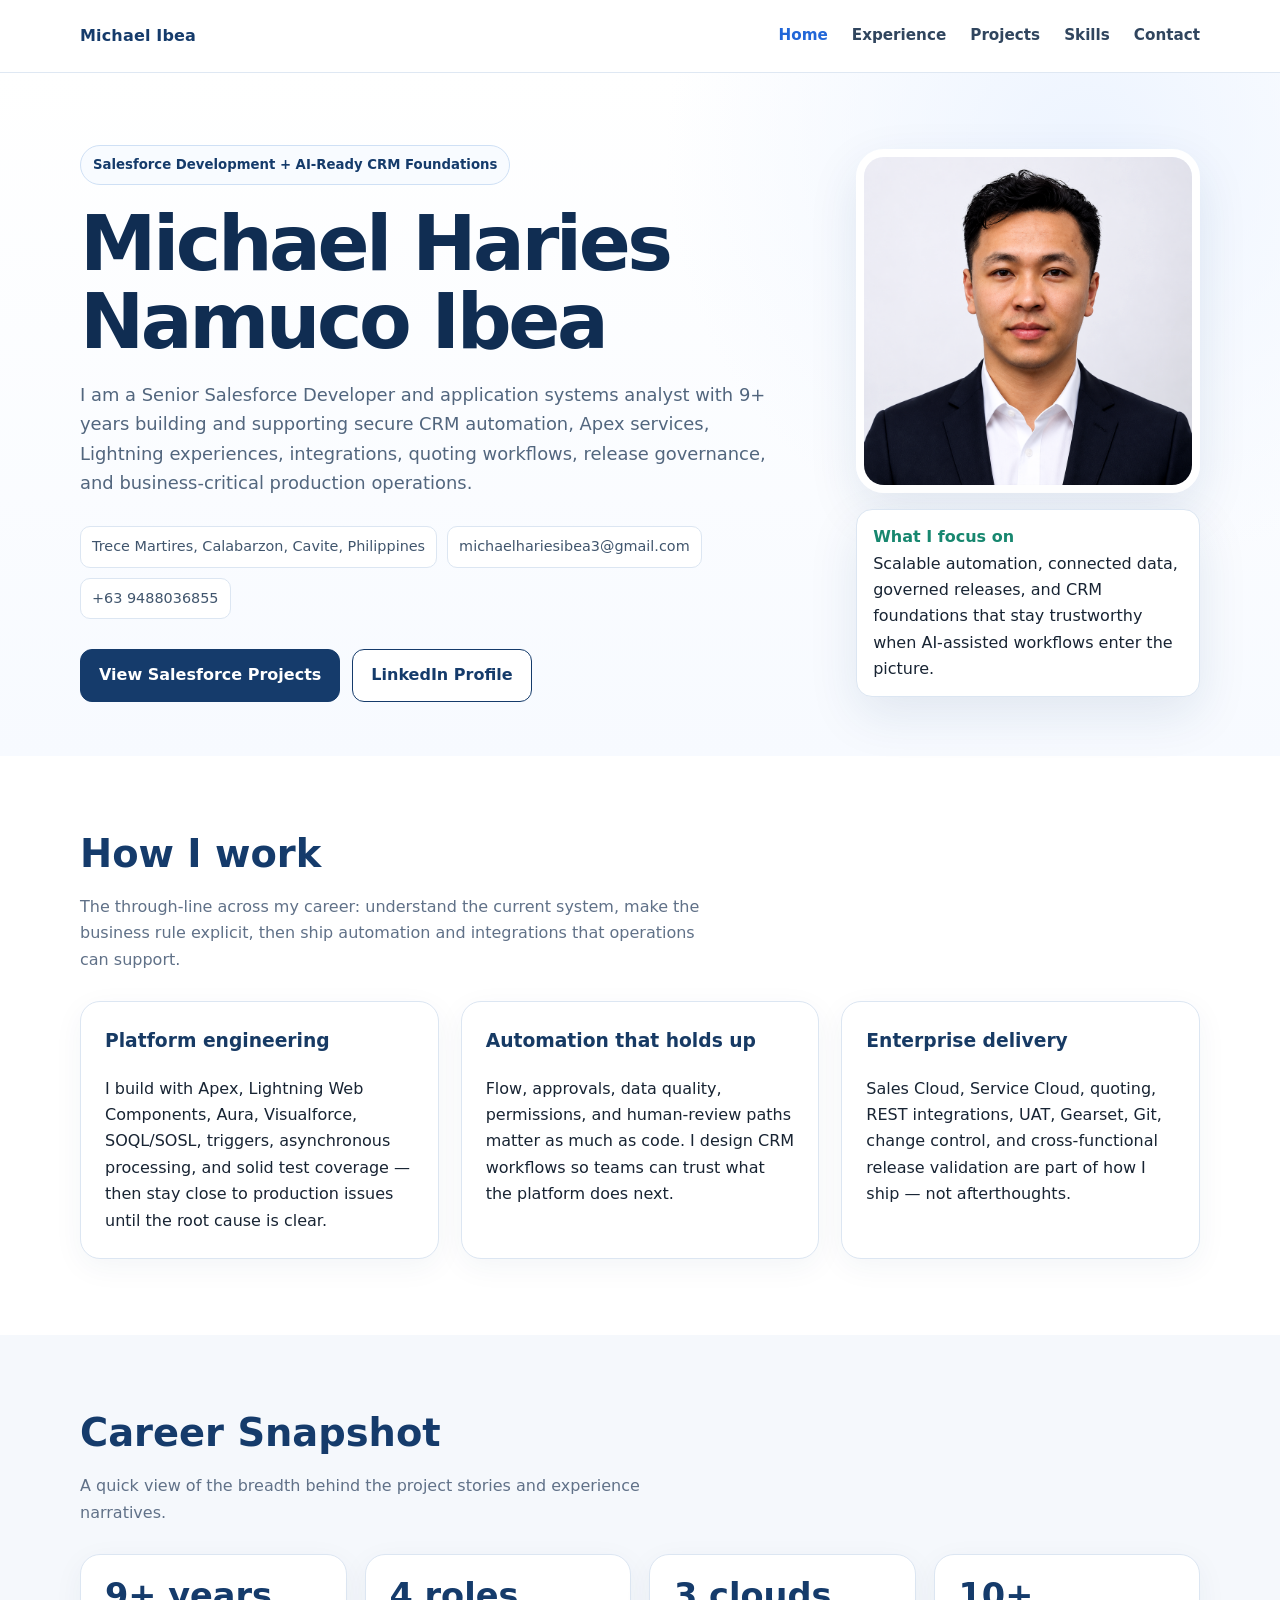
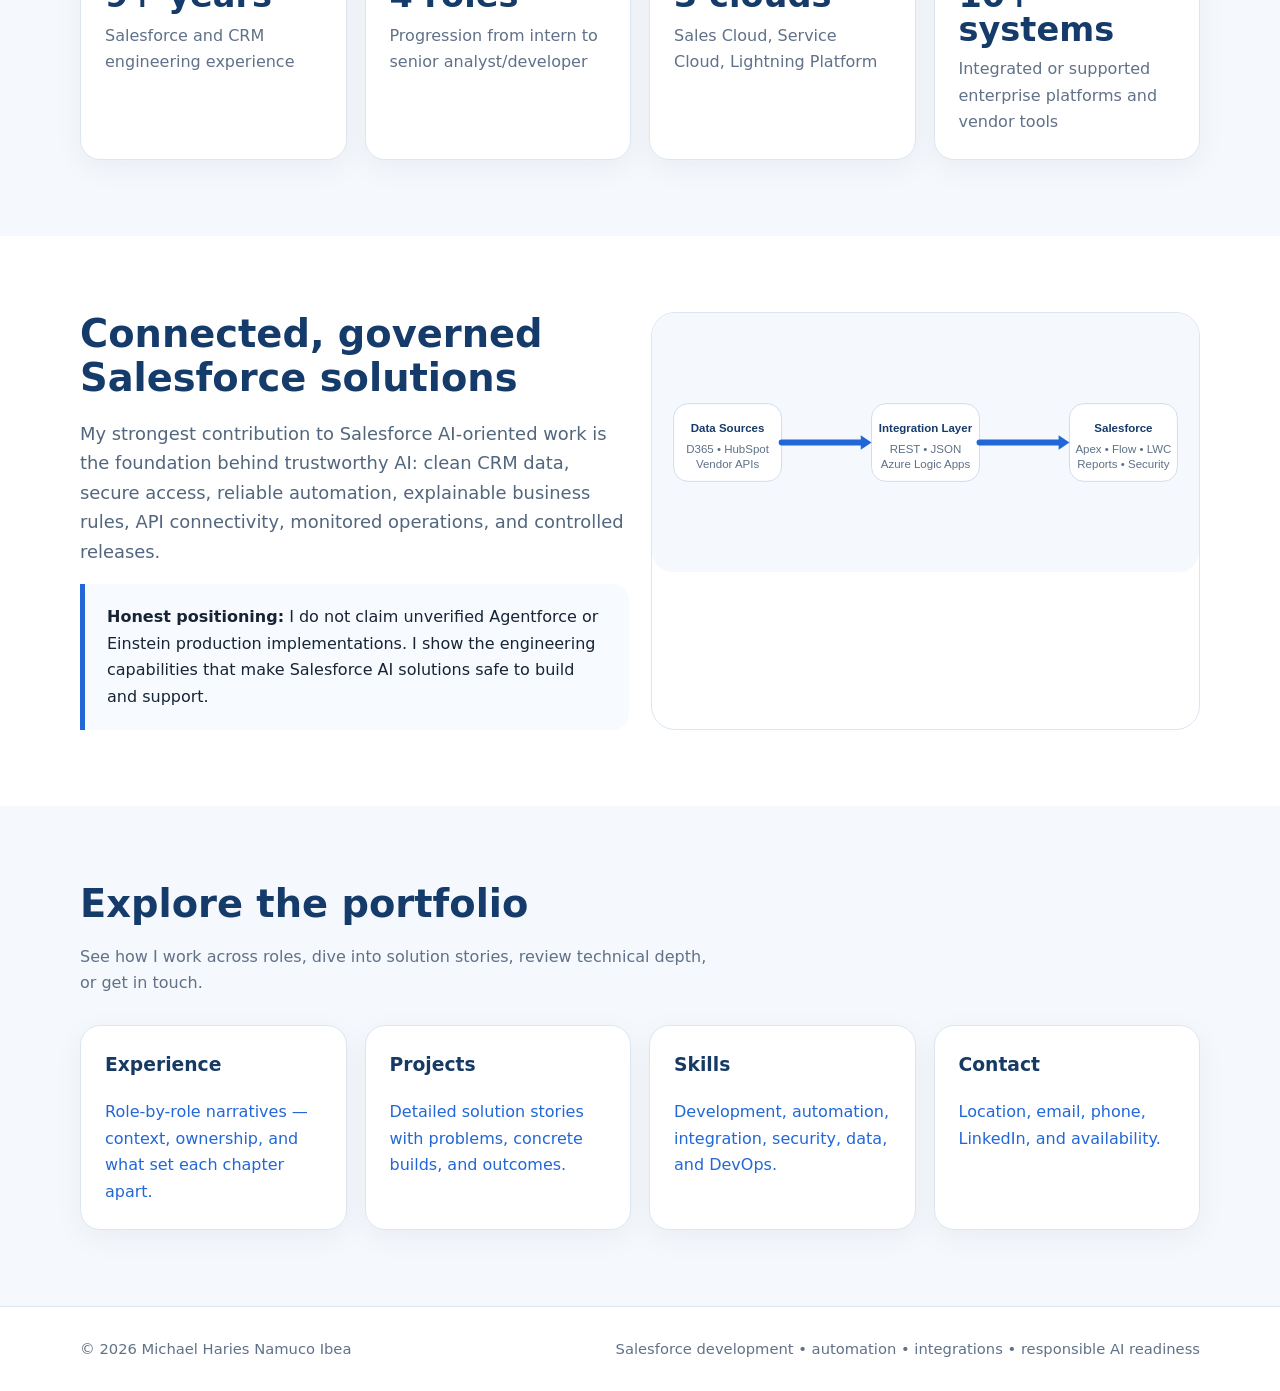
<file: index.html>
<!doctype html>
<html lang="en">
<head>
  <meta charset="utf-8">
  <meta name="viewport" content="width=device-width,initial-scale=1">
  <meta name="description" content="Portfolio of Michael Haries Namuco Ibea, Senior Salesforce Developer and Application Systems Analyst.">
  <title>Michael Ibea | Salesforce Developer</title>
  <link rel="icon" href="assets/favicon.svg" type="image/svg+xml">
  <link rel="stylesheet" href="assets/style.css">
</head>
<body>

<header class="site-header">
  <div class="container nav">
    <a class="brand" href="index.html">Michael Ibea</a>
    <nav class="nav-links" aria-label="Primary navigation">
      <a class="active" href="index.html">Home</a>
      <a class="" href="experience.html">Experience</a>
      <a class="" href="projects.html">Projects</a>
      <a class="" href="skills.html">Skills</a>
      <a class="" href="contact.html">Contact</a>
    </nav>
  </div>
</header>

<main>
<section class="hero">
  <div class="container hero-grid">
    <div>
      <span class="eyebrow">Salesforce Development + AI-Ready CRM Foundations</span>
      <h1>Michael Haries Namuco Ibea</h1>
      <p class="lead">I am a Senior Salesforce Developer and application systems analyst with 9+ years building and supporting secure CRM automation, Apex services, Lightning experiences, integrations, quoting workflows, release governance, and business-critical production operations.</p>
      <div class="hero-meta">
        <span class="chip">Trece Martires, Calabarzon, Cavite, Philippines</span><span class="chip">michaelhariesibea3@gmail.com</span><span class="chip">+63 9488036855</span>
      </div>
      <div class="actions">
        <a class="btn btn-primary" href="projects.html">View Salesforce Projects</a>
        <a class="btn btn-secondary" href="https://www.linkedin.com/in/michael-haries-ibea-0baa0a417/" target="_blank" rel="noopener">LinkedIn Profile</a>
      </div>
    </div>
    <div class="photo-wrap">
      <img class="profile-photo" src="assets/profile-photo.png" alt="Professional headshot of Michael Ibea">
      <div class="status-card"><b>What I focus on</b>Scalable automation, connected data, governed releases, and CRM foundations that stay trustworthy when AI-assisted workflows enter the picture.</div>
    </div>
  </div>
</section>

<section class="section">
  <div class="container">
    <div class="section-head"><div><h2>How I work</h2><p>The through-line across my career: understand the current system, make the business rule explicit, then ship automation and integrations that operations can support.</p></div></div>
    <div class="grid-3">
      <article class="card"><h3>Platform engineering</h3><p>I build with Apex, Lightning Web Components, Aura, Visualforce, SOQL/SOSL, triggers, asynchronous processing, and solid test coverage — then stay close to production issues until the root cause is clear.</p></article>
      <article class="card"><h3>Automation that holds up</h3><p>Flow, approvals, data quality, permissions, and human-review paths matter as much as code. I design CRM workflows so teams can trust what the platform does next.</p></article>
      <article class="card"><h3>Enterprise delivery</h3><p>Sales Cloud, Service Cloud, quoting, REST integrations, UAT, Gearset, Git, change control, and cross-functional release validation are part of how I ship — not afterthoughts.</p></article>
    </div>
  </div>
</section>

<section class="section section-soft">
  <div class="container">
    <div class="section-head"><div><h2>Career Snapshot</h2><p>A quick view of the breadth behind the project stories and experience narratives.</p></div></div>
    <div class="grid-4">
      <div class="card kpi"><strong>9+ years</strong><span>Salesforce and CRM engineering experience</span></div>
      <div class="card kpi"><strong>4 roles</strong><span>Progression from intern to senior analyst/developer</span></div>
      <div class="card kpi"><strong>3 clouds</strong><span>Sales Cloud, Service Cloud, Lightning Platform</span></div>
      <div class="card kpi"><strong>10+ systems</strong><span>Integrated or supported enterprise platforms and vendor tools</span></div>
    </div>
  </div>
</section>

<section class="section">
  <div class="container grid-2">
    <div>
      <h2>Connected, governed Salesforce solutions</h2>
      <p class="lead">My strongest contribution to Salesforce AI-oriented work is the foundation behind trustworthy AI: clean CRM data, secure access, reliable automation, explainable business rules, API connectivity, monitored operations, and controlled releases.</p>
      <div class="callout"><strong>Honest positioning:</strong> I do not claim unverified Agentforce or Einstein production implementations. I show the engineering capabilities that make Salesforce AI solutions safe to build and support.</div>
    </div>
    <div class="visual"><img src="assets/pipeline.svg" alt="Data sources connected through an integration layer into Salesforce"></div>
  </div>
</section>

<section class="section section-soft">
  <div class="container">
    <div class="section-head"><div><h2>Explore the portfolio</h2><p>See how I work across roles, dive into solution stories, review technical depth, or get in touch.</p></div></div>
    <div class="grid-4">
      <a class="card" href="experience.html"><h3>Experience</h3><p>Role-by-role narratives — context, ownership, and what set each chapter apart.</p></a>
      <a class="card" href="projects.html"><h3>Projects</h3><p>Detailed solution stories with problems, concrete builds, and outcomes.</p></a>
      <a class="card" href="skills.html"><h3>Skills</h3><p>Development, automation, integration, security, data, and DevOps.</p></a>
      <a class="card" href="contact.html"><h3>Contact</h3><p>Location, email, phone, LinkedIn, and availability.</p></a>
    </div>
  </div>
</section>
</main>

<footer class="footer">
  <div class="container footer-inner">
    <span>© 2026 Michael Haries Namuco Ibea</span>
    <span>Salesforce development • automation • integrations • responsible AI readiness</span>
  </div>
</footer>
</body>
</html>
</file>
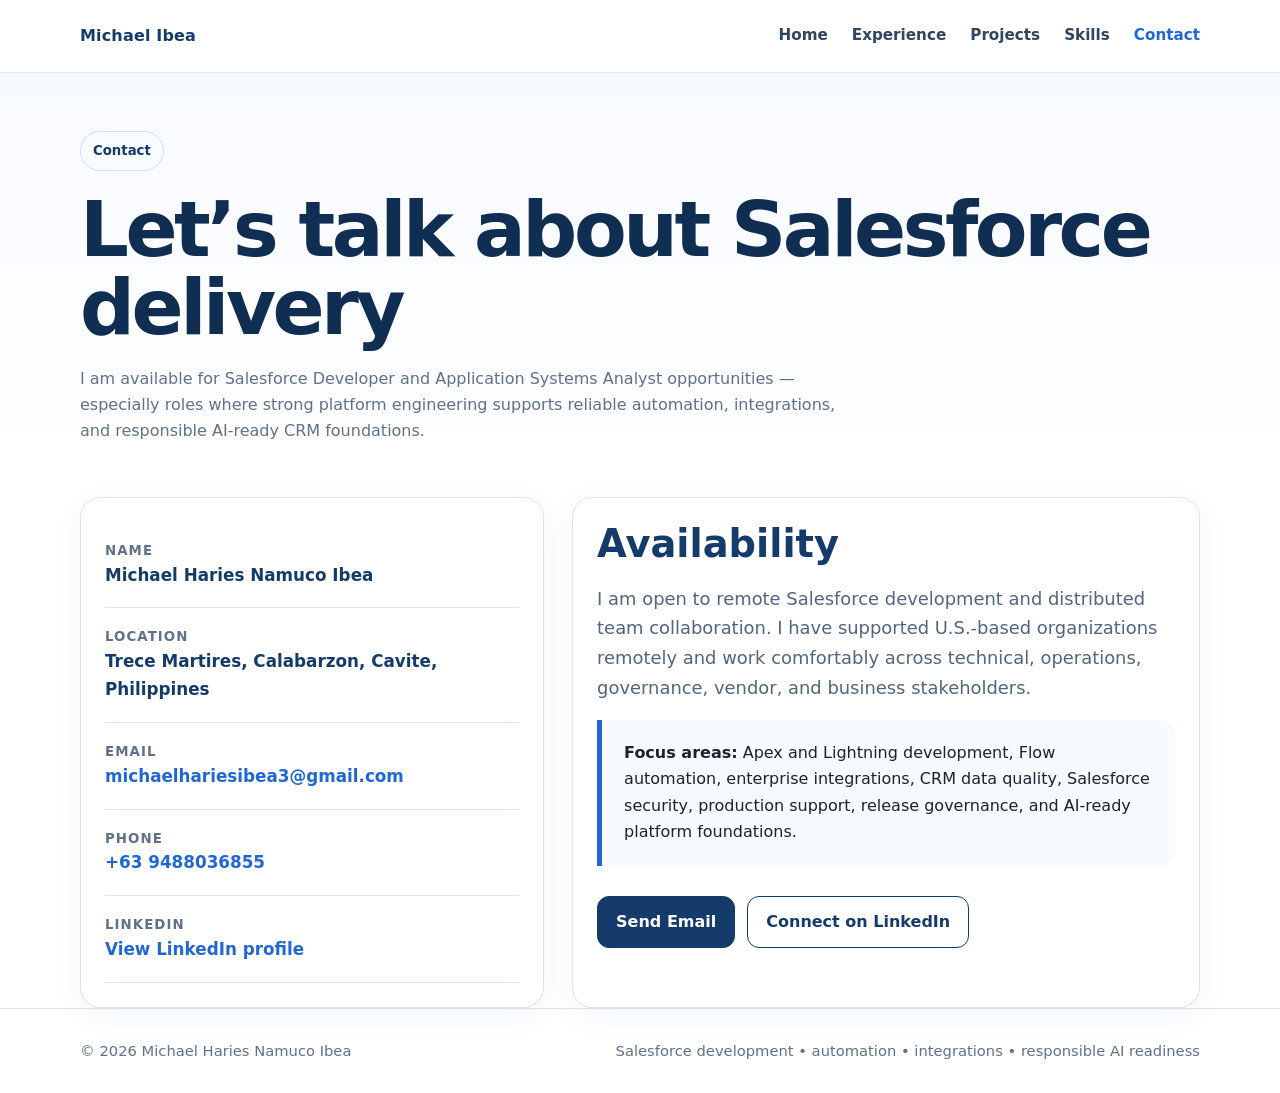
<file: contact.html>
<!doctype html>
<html lang="en">
<head>
  <meta charset="utf-8">
  <meta name="viewport" content="width=device-width,initial-scale=1">
  <meta name="description" content="Portfolio of Michael Haries Namuco Ibea, Senior Salesforce Developer and Application Systems Analyst.">
  <title>Contact | Michael Ibea</title>
  <link rel="icon" href="assets/favicon.svg" type="image/svg+xml">
  <link rel="stylesheet" href="assets/style.css">
</head>
<body>

<header class="site-header">
  <div class="container nav">
    <a class="brand" href="index.html">Michael Ibea</a>
    <nav class="nav-links" aria-label="Primary navigation">
      <a class="" href="index.html">Home</a>
      <a class="" href="experience.html">Experience</a>
      <a class="" href="projects.html">Projects</a>
      <a class="" href="skills.html">Skills</a>
      <a class="active" href="contact.html">Contact</a>
    </nav>
  </div>
</header>

<main>
<section class="page-hero"><div class="container"><span class="eyebrow">Contact</span><h1>Let’s talk about Salesforce delivery</h1><p>I am available for Salesforce Developer and Application Systems Analyst opportunities — especially roles where strong platform engineering supports reliable automation, integrations, and responsible AI-ready CRM foundations.</p></div></section
<section class="section"><div class="container contact-grid">
  <div class="card">
    <div class="contact-item"><small>Name</small><strong>Michael Haries Namuco Ibea</strong></div>
    <div class="contact-item"><small>Location</small><strong>Trece Martires, Calabarzon, Cavite, Philippines</strong></div>
    <div class="contact-item"><small>Email</small><strong><a href="mailto:michaelhariesibea3@gmail.com">michaelhariesibea3@gmail.com</a></strong></div>
    <div class="contact-item"><small>Phone</small><strong><a href="tel:+639488036855">+63 9488036855</a></strong></div>
    <div class="contact-item"><small>LinkedIn</small><strong><a href="https://www.linkedin.com/in/michael-haries-ibea-0baa0a417/" target="_blank" rel="noopener">View LinkedIn profile</a></strong></div>
  </div>
  <div class="card">
    <h2>Availability</h2>
    <p class="lead">I am open to remote Salesforce development and distributed team collaboration. I have supported U.S.-based organizations remotely and work comfortably across technical, operations, governance, vendor, and business stakeholders.</p>
    <div class="callout"><strong>Focus areas:</strong> Apex and Lightning development, Flow automation, enterprise integrations, CRM data quality, Salesforce security, production support, release governance, and AI-ready platform foundations.</div>
    <div class="actions"><a class="btn btn-primary" href="mailto:michaelhariesibea3@gmail.com">Send Email</a><a class="btn btn-secondary" href="https://www.linkedin.com/in/michael-haries-ibea-0baa0a417/" target="_blank" rel="noopener">Connect on LinkedIn</a></div>
  </div>
</div></section>
</main>


<footer class="footer">
  <div class="container footer-inner">
    <span>© 2026 Michael Haries Namuco Ibea</span>
    <span>Salesforce development • automation • integrations • responsible AI readiness</span>
  </div>
</footer>
</body>
</html>
</file>
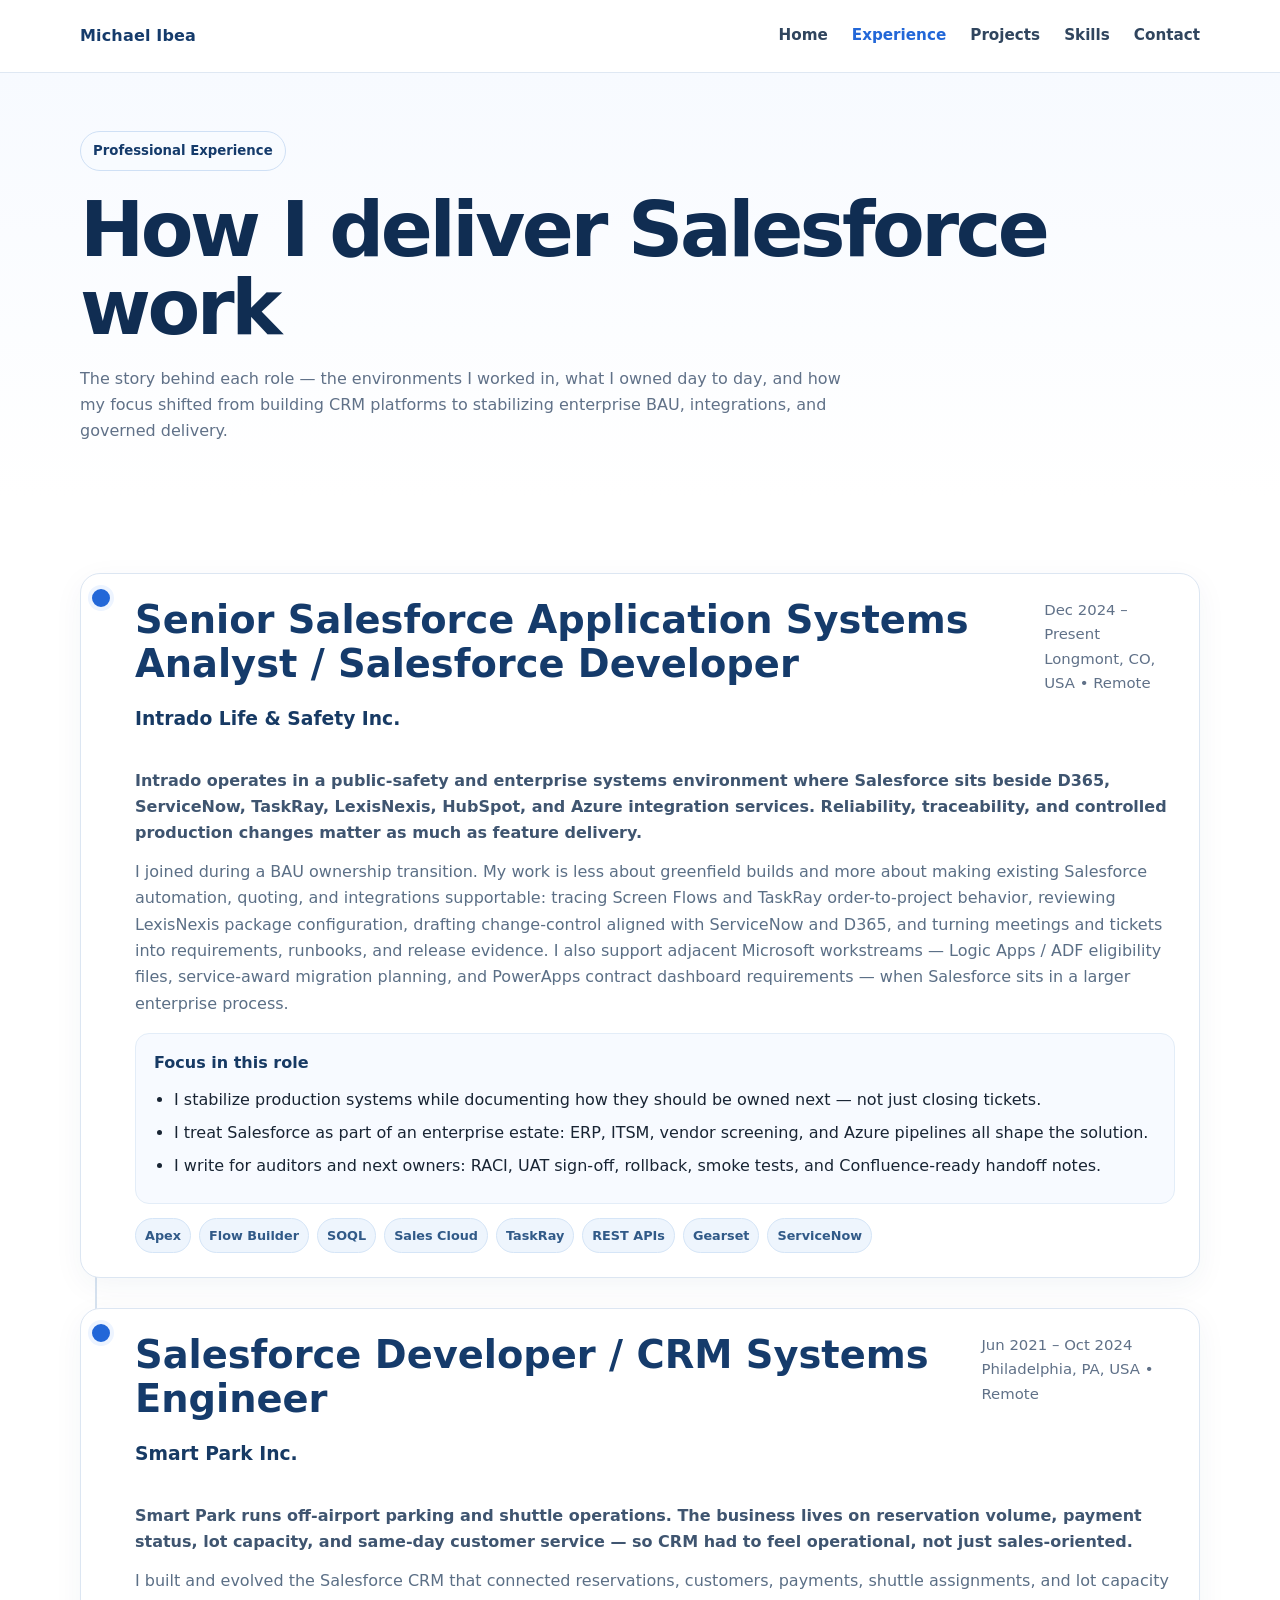
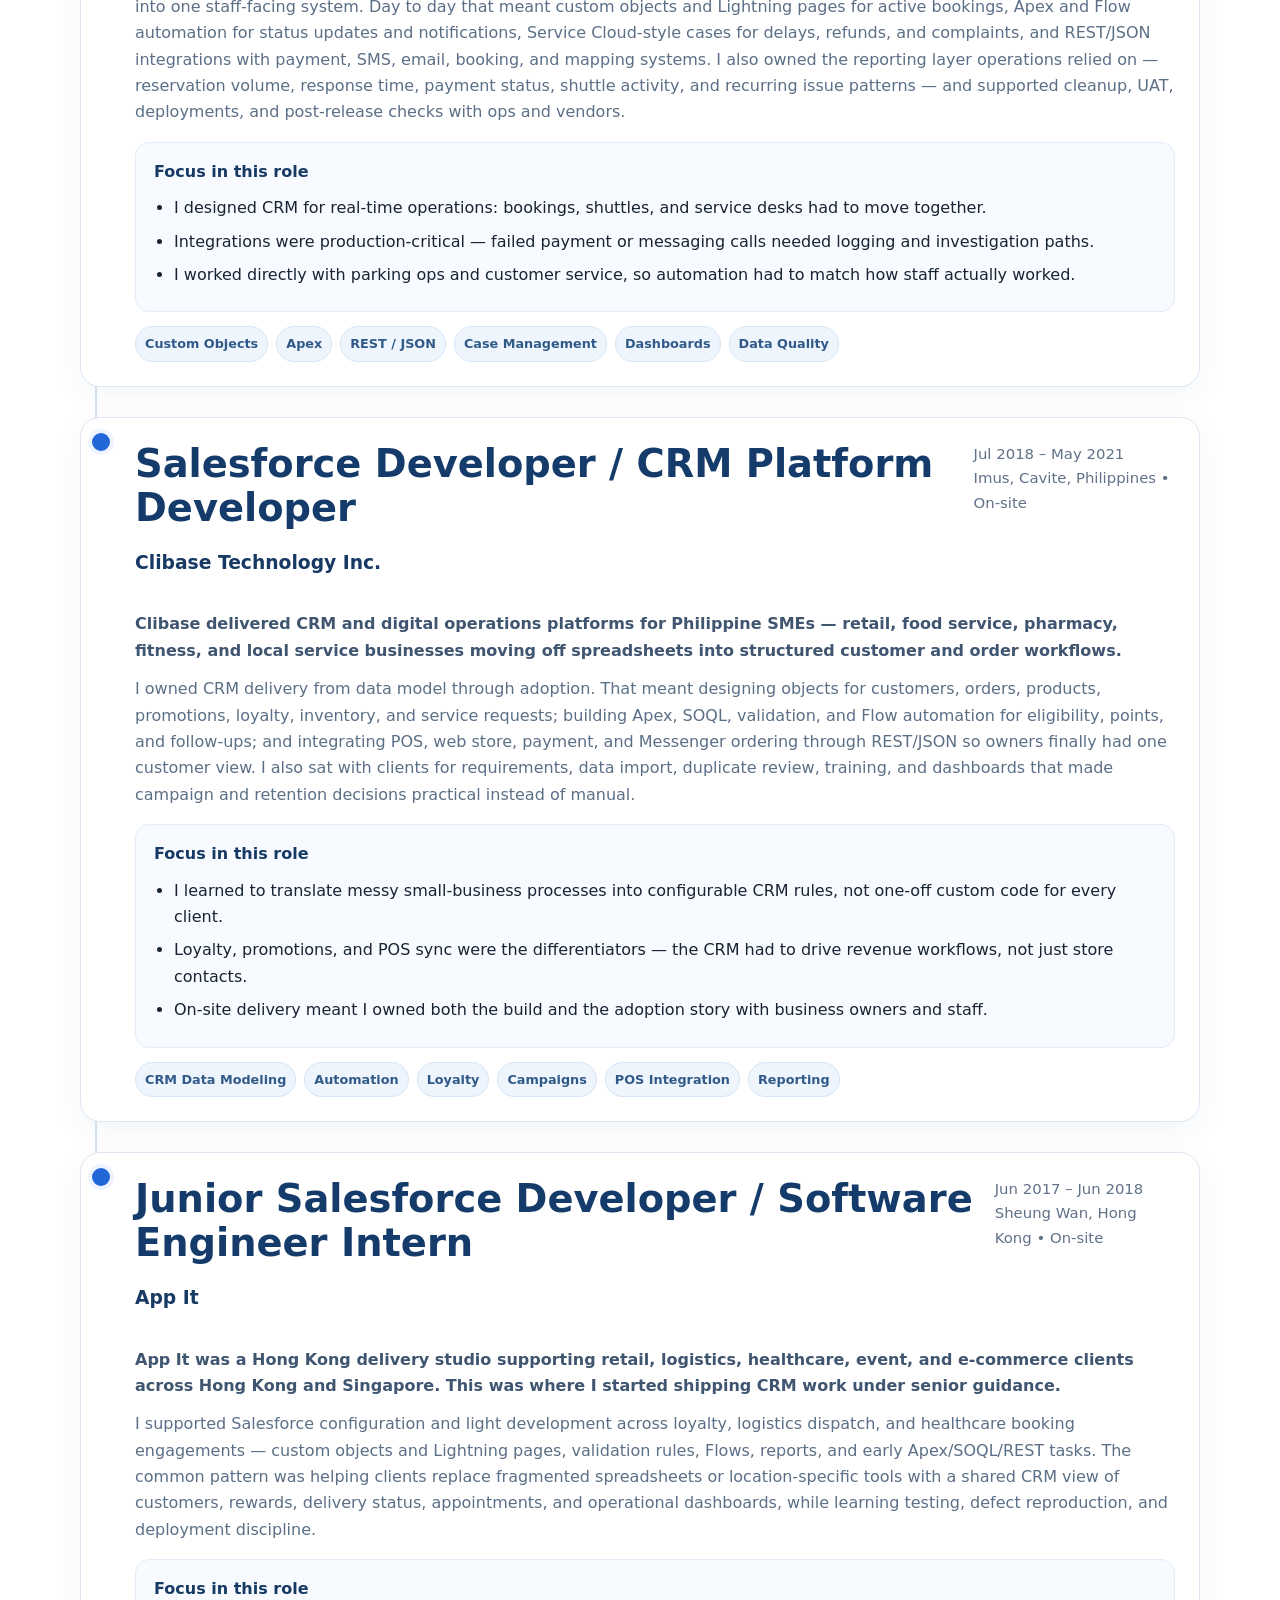
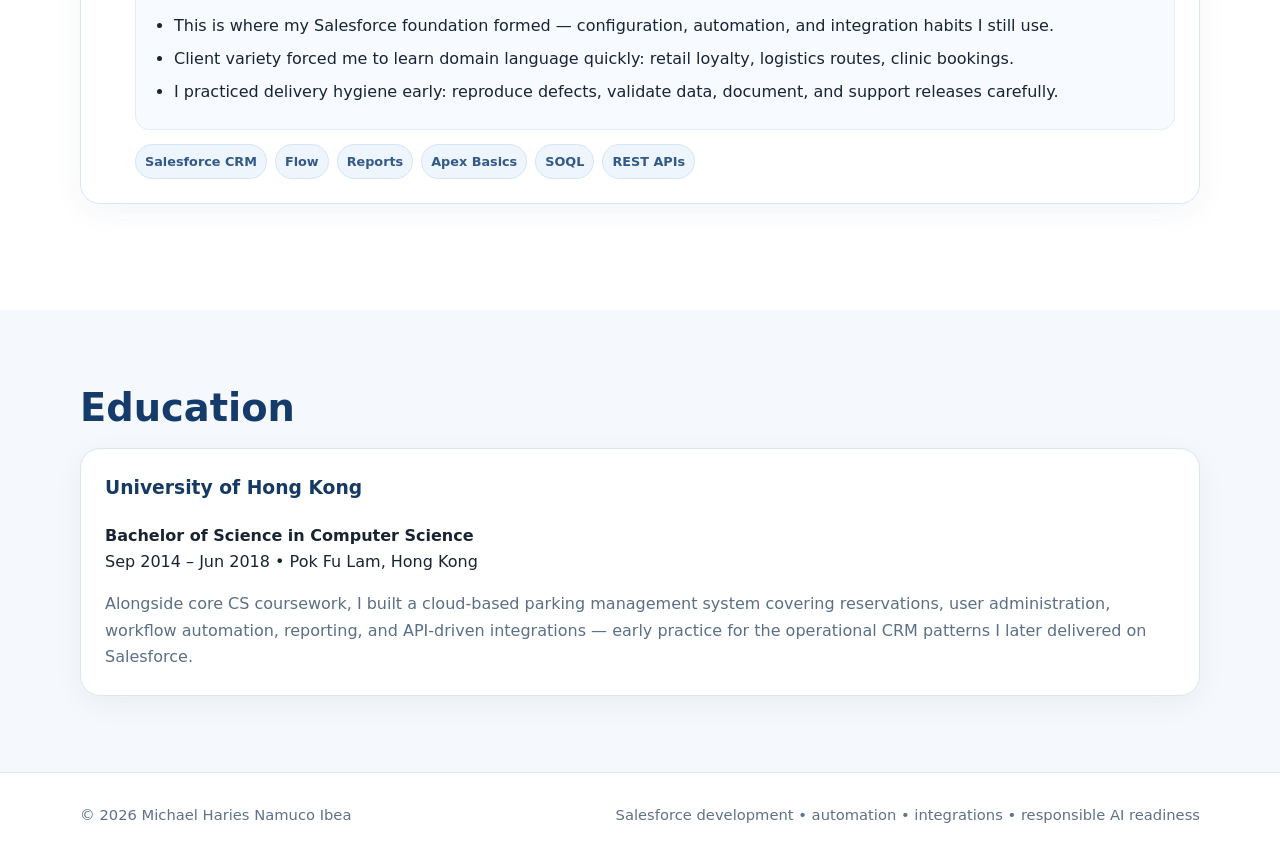
<file: experience.html>
<!doctype html>
<html lang="en">
<head>
  <meta charset="utf-8">
  <meta name="viewport" content="width=device-width,initial-scale=1">
  <meta name="description" content="Portfolio of Michael Haries Namuco Ibea, Senior Salesforce Developer and Application Systems Analyst.">
  <title>Experience | Michael Ibea</title>
  <link rel="icon" href="assets/favicon.svg" type="image/svg+xml">
  <link rel="stylesheet" href="assets/style.css">
</head>
<body>

<header class="site-header">
  <div class="container nav">
    <a class="brand" href="index.html">Michael Ibea</a>
    <nav class="nav-links" aria-label="Primary navigation">
      <a class="" href="index.html">Home</a>
      <a class="active" href="experience.html">Experience</a>
      <a class="" href="projects.html">Projects</a>
      <a class="" href="skills.html">Skills</a>
      <a class="" href="contact.html">Contact</a>
    </nav>
  </div>
</header>

<main>
<section class="page-hero">
  <div class="container">
    <span class="eyebrow">Professional Experience</span>
    <h1>How I deliver Salesforce work</h1>
    <p>The story behind each role — the environments I worked in, what I owned day to day, and how my focus shifted from building CRM platforms to stabilizing enterprise BAU, integrations, and governed delivery.</p>
  </div>
</section>

<section class="section">
  <div class="container timeline">

<article class="role card">
  <div class="role-head">
    <div>
      <h2>Senior Salesforce Application Systems Analyst / Salesforce Developer</h2>
      <h3>Intrado Life & Safety Inc.</h3>
    </div>
    <div class="role-meta">Dec 2024 – Present<br>Longmont, CO, USA • Remote</div>
  </div>
  <p class="role-context">Intrado operates in a public-safety and enterprise systems environment where Salesforce sits beside D365, ServiceNow, TaskRay, LexisNexis, HubSpot, and Azure integration services. Reliability, traceability, and controlled production changes matter as much as feature delivery.</p>
  <p class="role-story">I joined during a BAU ownership transition. My work is less about greenfield builds and more about making existing Salesforce automation, quoting, and integrations supportable: tracing Screen Flows and TaskRay order-to-project behavior, reviewing LexisNexis package configuration, drafting change-control aligned with ServiceNow and D365, and turning meetings and tickets into requirements, runbooks, and release evidence. I also support adjacent Microsoft workstreams — Logic Apps / ADF eligibility files, service-award migration planning, and PowerApps contract dashboard requirements — when Salesforce sits in a larger enterprise process.</p>
  <div class="focus-block">
    <h4>Focus in this role</h4>
    <ul class="clean">
      <li>I stabilize production systems while documenting how they should be owned next — not just closing tickets.</li>
      <li>I treat Salesforce as part of an enterprise estate: ERP, ITSM, vendor screening, and Azure pipelines all shape the solution.</li>
      <li>I write for auditors and next owners: RACI, UAT sign-off, rollback, smoke tests, and Confluence-ready handoff notes.</li>
    </ul>
  </div>
  <div class="tag-row"><span class="tag">Apex</span><span class="tag">Flow Builder</span><span class="tag">SOQL</span><span class="tag">Sales Cloud</span><span class="tag">TaskRay</span><span class="tag">REST APIs</span><span class="tag">Gearset</span><span class="tag">ServiceNow</span></div>
</article>

<article class="role card">
  <div class="role-head">
    <div>
      <h2>Salesforce Developer / CRM Systems Engineer</h2>
      <h3>Smart Park Inc.</h3>
    </div>
    <div class="role-meta">Jun 2021 – Oct 2024<br>Philadelphia, PA, USA • Remote</div>
  </div>
  <p class="role-context">Smart Park runs off-airport parking and shuttle operations. The business lives on reservation volume, payment status, lot capacity, and same-day customer service — so CRM had to feel operational, not just sales-oriented.</p>
  <p class="role-story">I built and evolved the Salesforce CRM that connected reservations, customers, payments, shuttle assignments, and lot capacity into one staff-facing system. Day to day that meant custom objects and Lightning pages for active bookings, Apex and Flow automation for status updates and notifications, Service Cloud-style cases for delays, refunds, and complaints, and REST/JSON integrations with payment, SMS, email, booking, and mapping systems. I also owned the reporting layer operations relied on — reservation volume, response time, payment status, shuttle activity, and recurring issue patterns — and supported cleanup, UAT, deployments, and post-release checks with ops and vendors.</p>
  <div class="focus-block">
    <h4>Focus in this role</h4>
    <ul class="clean">
      <li>I designed CRM for real-time operations: bookings, shuttles, and service desks had to move together.</li>
      <li>Integrations were production-critical — failed payment or messaging calls needed logging and investigation paths.</li>
      <li>I worked directly with parking ops and customer service, so automation had to match how staff actually worked.</li>
    </ul>
  </div>
  <div class="tag-row"><span class="tag">Custom Objects</span><span class="tag">Apex</span><span class="tag">REST / JSON</span><span class="tag">Case Management</span><span class="tag">Dashboards</span><span class="tag">Data Quality</span></div>
</article>

<article class="role card">
  <div class="role-head">
    <div>
      <h2>Salesforce Developer / CRM Platform Developer</h2>
      <h3>Clibase Technology Inc.</h3>
    </div>
    <div class="role-meta">Jul 2018 – May 2021<br>Imus, Cavite, Philippines • On-site</div>
  </div>
  <p class="role-context">Clibase delivered CRM and digital operations platforms for Philippine SMEs — retail, food service, pharmacy, fitness, and local service businesses moving off spreadsheets into structured customer and order workflows.</p>
  <p class="role-story">I owned CRM delivery from data model through adoption. That meant designing objects for customers, orders, products, promotions, loyalty, inventory, and service requests; building Apex, SOQL, validation, and Flow automation for eligibility, points, and follow-ups; and integrating POS, web store, payment, and Messenger ordering through REST/JSON so owners finally had one customer view. I also sat with clients for requirements, data import, duplicate review, training, and dashboards that made campaign and retention decisions practical instead of manual.</p>
  <div class="focus-block">
    <h4>Focus in this role</h4>
    <ul class="clean">
      <li>I learned to translate messy small-business processes into configurable CRM rules, not one-off custom code for every client.</li>
      <li>Loyalty, promotions, and POS sync were the differentiators — the CRM had to drive revenue workflows, not just store contacts.</li>
      <li>On-site delivery meant I owned both the build and the adoption story with business owners and staff.</li>
    </ul>
  </div>
  <div class="tag-row"><span class="tag">CRM Data Modeling</span><span class="tag">Automation</span><span class="tag">Loyalty</span><span class="tag">Campaigns</span><span class="tag">POS Integration</span><span class="tag">Reporting</span></div>
</article>

<article class="role card">
  <div class="role-head">
    <div>
      <h2>Junior Salesforce Developer / Software Engineer Intern</h2>
      <h3>App It</h3>
    </div>
    <div class="role-meta">Jun 2017 – Jun 2018<br>Sheung Wan, Hong Kong • On-site</div>
  </div>
  <p class="role-context">App It was a Hong Kong delivery studio supporting retail, logistics, healthcare, event, and e-commerce clients across Hong Kong and Singapore. This was where I started shipping CRM work under senior guidance.</p>
  <p class="role-story">I supported Salesforce configuration and light development across loyalty, logistics dispatch, and healthcare booking engagements — custom objects and Lightning pages, validation rules, Flows, reports, and early Apex/SOQL/REST tasks. The common pattern was helping clients replace fragmented spreadsheets or location-specific tools with a shared CRM view of customers, rewards, delivery status, appointments, and operational dashboards, while learning testing, defect reproduction, and deployment discipline.</p>
  <div class="focus-block">
    <h4>Focus in this role</h4>
    <ul class="clean">
      <li>This is where my Salesforce foundation formed — configuration, automation, and integration habits I still use.</li>
      <li>Client variety forced me to learn domain language quickly: retail loyalty, logistics routes, clinic bookings.</li>
      <li>I practiced delivery hygiene early: reproduce defects, validate data, document, and support releases carefully.</li>
    </ul>
  </div>
  <div class="tag-row"><span class="tag">Salesforce CRM</span><span class="tag">Flow</span><span class="tag">Reports</span><span class="tag">Apex Basics</span><span class="tag">SOQL</span><span class="tag">REST APIs</span></div>
</article>

  </div>
</section>

<section class="section section-soft">
  <div class="container">
    <h2>Education</h2>
    <div class="card">
      <h3>University of Hong Kong</h3>
      <p><strong>Bachelor of Science in Computer Science</strong><br>Sep 2014 – Jun 2018 • Pok Fu Lam, Hong Kong</p>
      <p class="role-story" style="margin-bottom:0">Alongside core CS coursework, I built a cloud-based parking management system covering reservations, user administration, workflow automation, reporting, and API-driven integrations — early practice for the operational CRM patterns I later delivered on Salesforce.</p>
    </div>
  </div>
</section>
</main>

<footer class="footer">
  <div class="container footer-inner">
    <span>© 2026 Michael Haries Namuco Ibea</span>
    <span>Salesforce development • automation • integrations • responsible AI readiness</span>
  </div>
</footer>
</body>
</html>
</file>
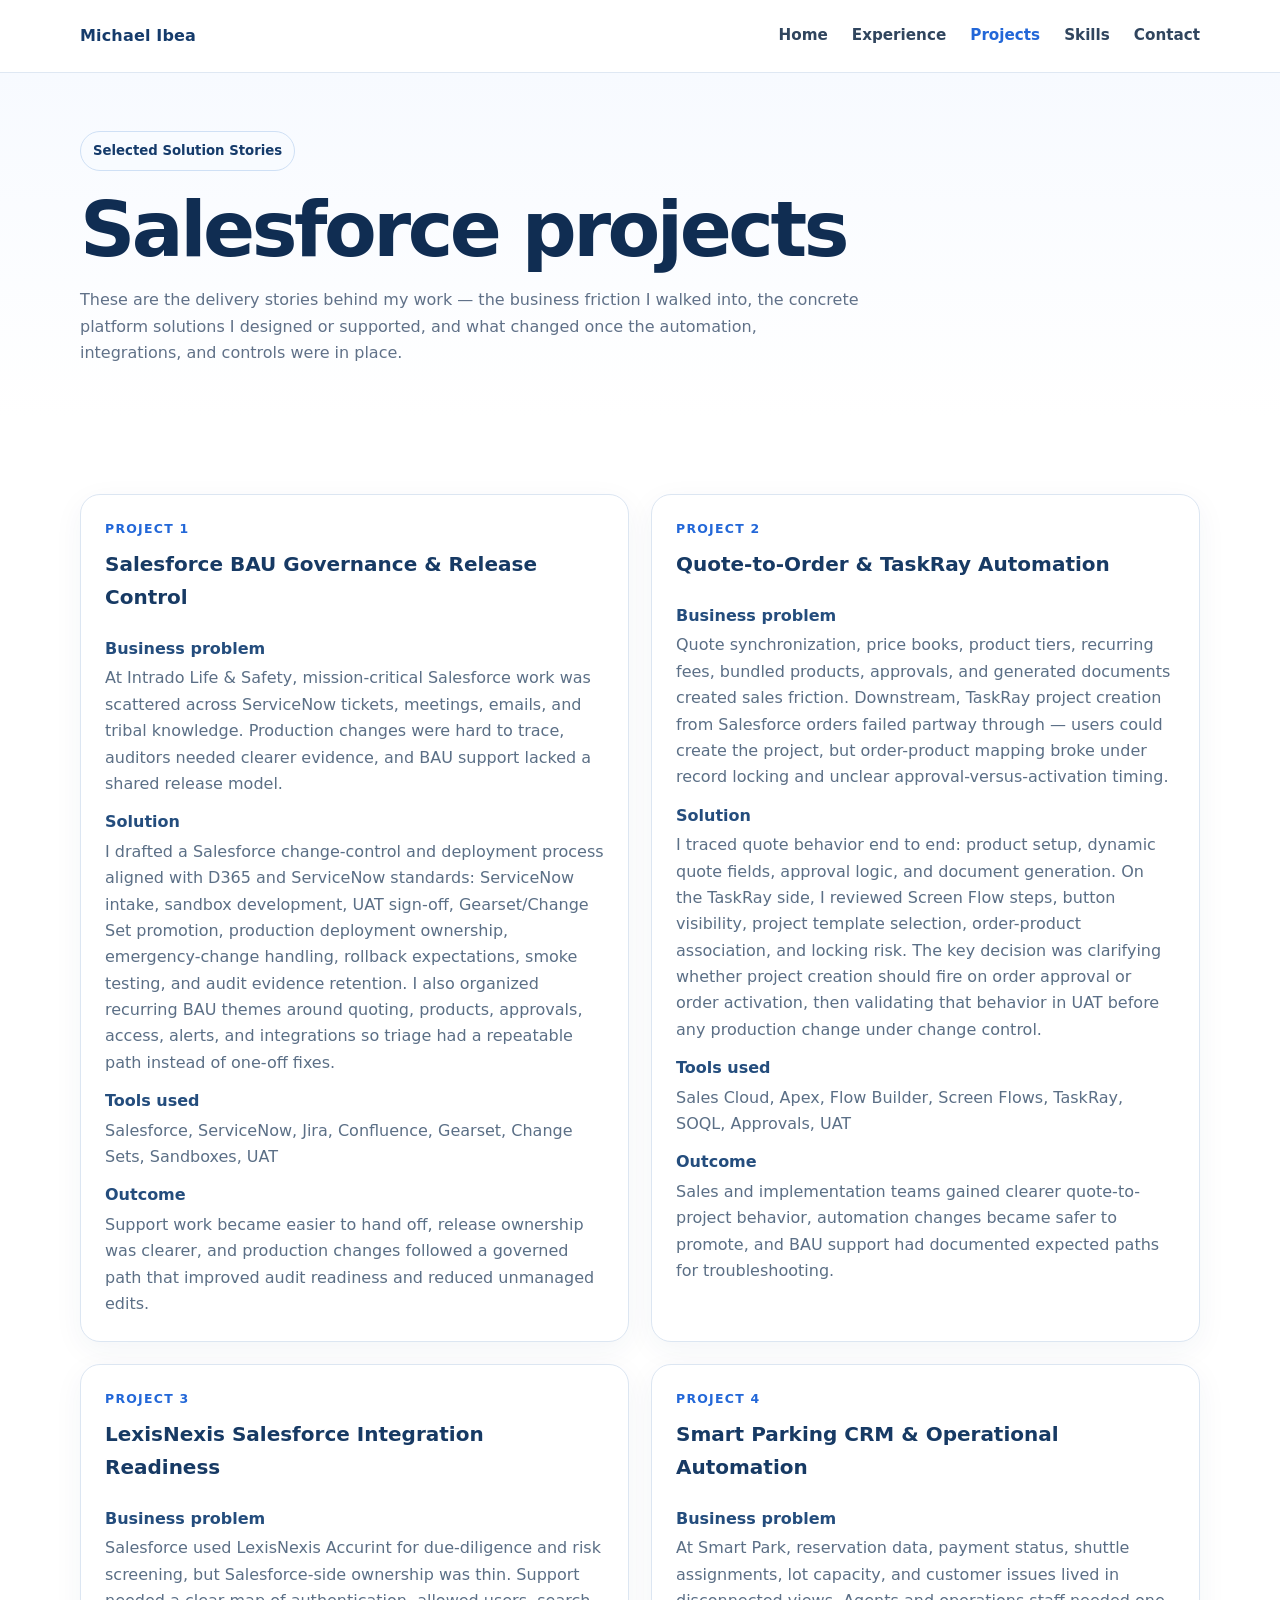
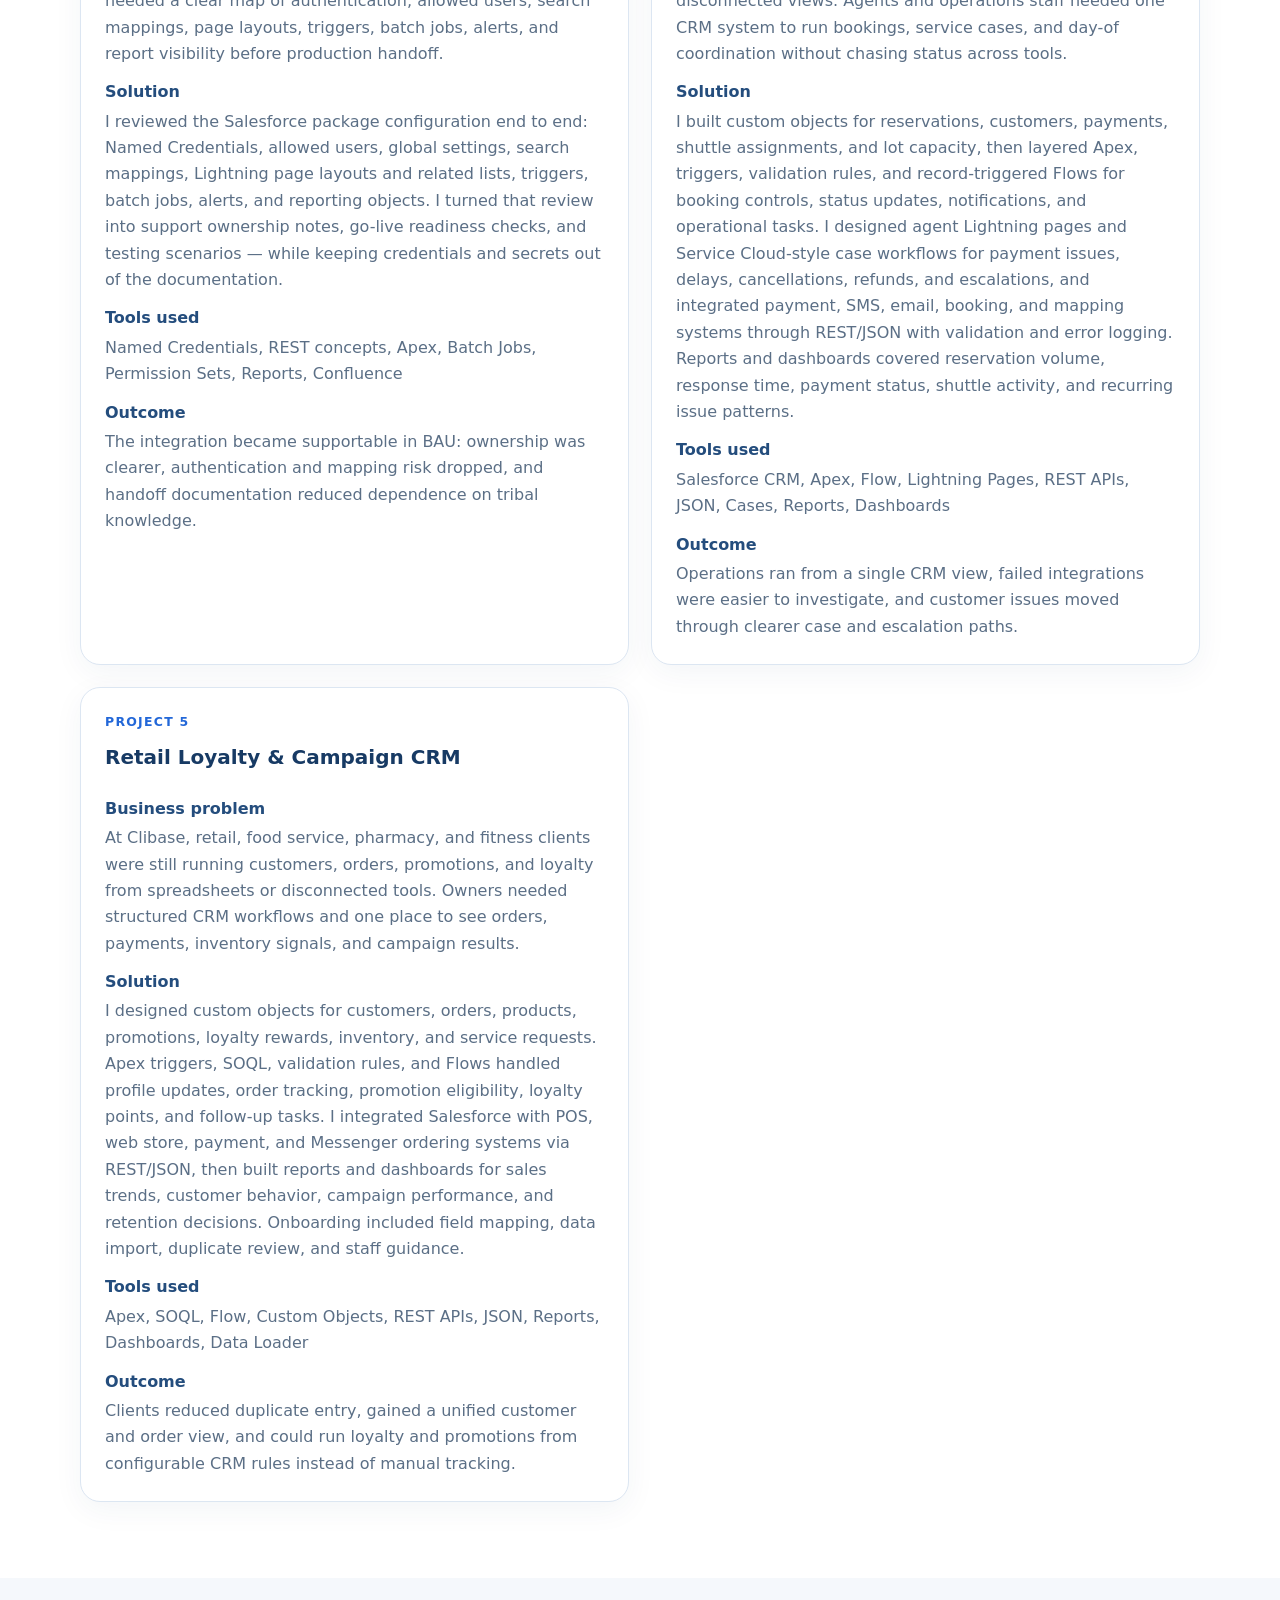
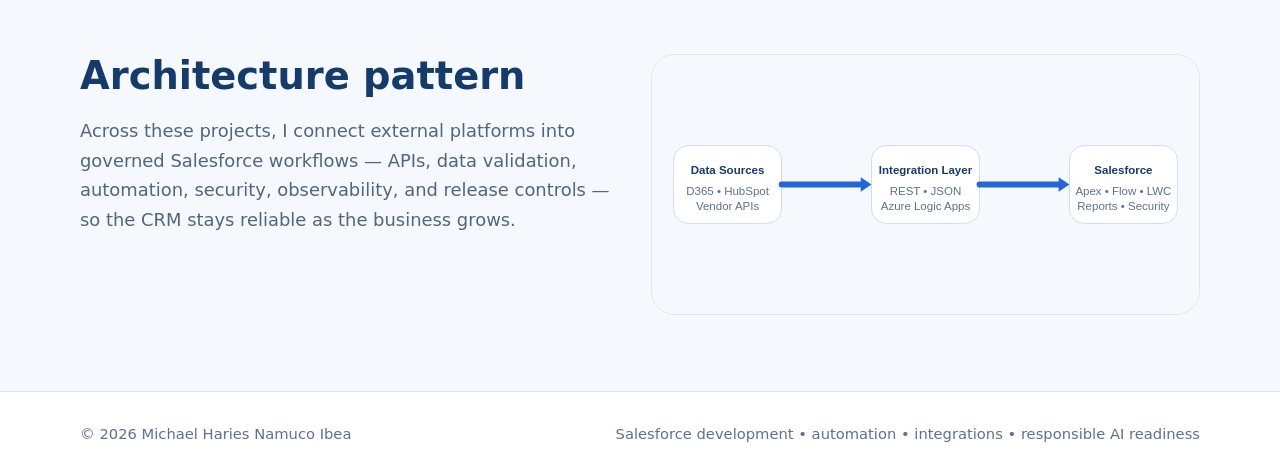
<file: projects.html>
<!doctype html>
<html lang="en">
<head>
  <meta charset="utf-8">
  <meta name="viewport" content="width=device-width,initial-scale=1">
  <meta name="description" content="Portfolio of Michael Haries Namuco Ibea, Senior Salesforce Developer and Application Systems Analyst.">
  <title>Projects | Michael Ibea</title>
  <link rel="icon" href="assets/favicon.svg" type="image/svg+xml">
  <link rel="stylesheet" href="assets/style.css">
</head>
<body>

<header class="site-header">
  <div class="container nav">
    <a class="brand" href="index.html">Michael Ibea</a>
    <nav class="nav-links" aria-label="Primary navigation">
      <a class="" href="index.html">Home</a>
      <a class="" href="experience.html">Experience</a>
      <a class="active" href="projects.html">Projects</a>
      <a class="" href="skills.html">Skills</a>
      <a class="" href="contact.html">Contact</a>
    </nav>
  </div>
</header>

<main>
<section class="page-hero">
  <div class="container">
    <span class="eyebrow">Selected Solution Stories</span>
    <h1>Salesforce projects</h1>
    <p>These are the delivery stories behind my work — the business friction I walked into, the concrete platform solutions I designed or supported, and what changed once the automation, integrations, and controls were in place.</p>
  </div>
</section>

<section class="section">
  <div class="container">
    <div class="grid-2">

<article class="card project-card">
  <span class="label">Project 1</span>
  <h3>Salesforce BAU Governance & Release Control</h3>
  <dl>
    <dt>Business problem</dt>
    <dd>At Intrado Life & Safety, mission-critical Salesforce work was scattered across ServiceNow tickets, meetings, emails, and tribal knowledge. Production changes were hard to trace, auditors needed clearer evidence, and BAU support lacked a shared release model.</dd>
    <dt>Solution</dt>
    <dd>I drafted a Salesforce change-control and deployment process aligned with D365 and ServiceNow standards: ServiceNow intake, sandbox development, UAT sign-off, Gearset/Change Set promotion, production deployment ownership, emergency-change handling, rollback expectations, smoke testing, and audit evidence retention. I also organized recurring BAU themes around quoting, products, approvals, access, alerts, and integrations so triage had a repeatable path instead of one-off fixes.</dd>
    <dt>Tools used</dt>
    <dd>Salesforce, ServiceNow, Jira, Confluence, Gearset, Change Sets, Sandboxes, UAT</dd>
    <dt>Outcome</dt>
    <dd>Support work became easier to hand off, release ownership was clearer, and production changes followed a governed path that improved audit readiness and reduced unmanaged edits.</dd>
  </dl>
</article>

<article class="card project-card">
  <span class="label">Project 2</span>
  <h3>Quote-to-Order & TaskRay Automation</h3>
  <dl>
    <dt>Business problem</dt>
    <dd>Quote synchronization, price books, product tiers, recurring fees, bundled products, approvals, and generated documents created sales friction. Downstream, TaskRay project creation from Salesforce orders failed partway through — users could create the project, but order-product mapping broke under record locking and unclear approval-versus-activation timing.</dd>
    <dt>Solution</dt>
    <dd>I traced quote behavior end to end: product setup, dynamic quote fields, approval logic, and document generation. On the TaskRay side, I reviewed Screen Flow steps, button visibility, project template selection, order-product association, and locking risk. The key decision was clarifying whether project creation should fire on order approval or order activation, then validating that behavior in UAT before any production change under change control.</dd>
    <dt>Tools used</dt>
    <dd>Sales Cloud, Apex, Flow Builder, Screen Flows, TaskRay, SOQL, Approvals, UAT</dd>
    <dt>Outcome</dt>
    <dd>Sales and implementation teams gained clearer quote-to-project behavior, automation changes became safer to promote, and BAU support had documented expected paths for troubleshooting.</dd>
  </dl>
</article>

<article class="card project-card">
  <span class="label">Project 3</span>
  <h3>LexisNexis Salesforce Integration Readiness</h3>
  <dl>
    <dt>Business problem</dt>
    <dd>Salesforce used LexisNexis Accurint for due-diligence and risk screening, but Salesforce-side ownership was thin. Support needed a clear map of authentication, allowed users, search mappings, page layouts, triggers, batch jobs, alerts, and report visibility before production handoff.</dd>
    <dt>Solution</dt>
    <dd>I reviewed the Salesforce package configuration end to end: Named Credentials, allowed users, global settings, search mappings, Lightning page layouts and related lists, triggers, batch jobs, alerts, and reporting objects. I turned that review into support ownership notes, go-live readiness checks, and testing scenarios — while keeping credentials and secrets out of the documentation.</dd>
    <dt>Tools used</dt>
    <dd>Named Credentials, REST concepts, Apex, Batch Jobs, Permission Sets, Reports, Confluence</dd>
    <dt>Outcome</dt>
    <dd>The integration became supportable in BAU: ownership was clearer, authentication and mapping risk dropped, and handoff documentation reduced dependence on tribal knowledge.</dd>
  </dl>
</article>

<article class="card project-card">
  <span class="label">Project 4</span>
  <h3>Smart Parking CRM & Operational Automation</h3>
  <dl>
    <dt>Business problem</dt>
    <dd>At Smart Park, reservation data, payment status, shuttle assignments, lot capacity, and customer issues lived in disconnected views. Agents and operations staff needed one CRM system to run bookings, service cases, and day-of coordination without chasing status across tools.</dd>
    <dt>Solution</dt>
    <dd>I built custom objects for reservations, customers, payments, shuttle assignments, and lot capacity, then layered Apex, triggers, validation rules, and record-triggered Flows for booking controls, status updates, notifications, and operational tasks. I designed agent Lightning pages and Service Cloud-style case workflows for payment issues, delays, cancellations, refunds, and escalations, and integrated payment, SMS, email, booking, and mapping systems through REST/JSON with validation and error logging. Reports and dashboards covered reservation volume, response time, payment status, shuttle activity, and recurring issue patterns.</dd>
    <dt>Tools used</dt>
    <dd>Salesforce CRM, Apex, Flow, Lightning Pages, REST APIs, JSON, Cases, Reports, Dashboards</dd>
    <dt>Outcome</dt>
    <dd>Operations ran from a single CRM view, failed integrations were easier to investigate, and customer issues moved through clearer case and escalation paths.</dd>
  </dl>
</article>

<article class="card project-card">
  <span class="label">Project 5</span>
  <h3>Retail Loyalty & Campaign CRM</h3>
  <dl>
    <dt>Business problem</dt>
    <dd>At Clibase, retail, food service, pharmacy, and fitness clients were still running customers, orders, promotions, and loyalty from spreadsheets or disconnected tools. Owners needed structured CRM workflows and one place to see orders, payments, inventory signals, and campaign results.</dd>
    <dt>Solution</dt>
    <dd>I designed custom objects for customers, orders, products, promotions, loyalty rewards, inventory, and service requests. Apex triggers, SOQL, validation rules, and Flows handled profile updates, order tracking, promotion eligibility, loyalty points, and follow-up tasks. I integrated Salesforce with POS, web store, payment, and Messenger ordering systems via REST/JSON, then built reports and dashboards for sales trends, customer behavior, campaign performance, and retention decisions. Onboarding included field mapping, data import, duplicate review, and staff guidance.</dd>
    <dt>Tools used</dt>
    <dd>Apex, SOQL, Flow, Custom Objects, REST APIs, JSON, Reports, Dashboards, Data Loader</dd>
    <dt>Outcome</dt>
    <dd>Clients reduced duplicate entry, gained a unified customer and order view, and could run loyalty and promotions from configurable CRM rules instead of manual tracking.</dd>
  </dl>
</article>

    </div>
  </div>
</section>

<section class="section section-soft">
  <div class="container grid-2">
    <div>
      <h2>Architecture pattern</h2>
      <p class="lead">Across these projects, I connect external platforms into governed Salesforce workflows — APIs, data validation, automation, security, observability, and release controls — so the CRM stays reliable as the business grows.</p>
    </div>
    <div class="visual"><img src="assets/pipeline.svg" alt="Salesforce integration architecture"></div>
  </div>
</section>
</main>

<footer class="footer">
  <div class="container footer-inner">
    <span>© 2026 Michael Haries Namuco Ibea</span>
    <span>Salesforce development • automation • integrations • responsible AI readiness</span>
  </div>
</footer>
</body>
</html>
</file>
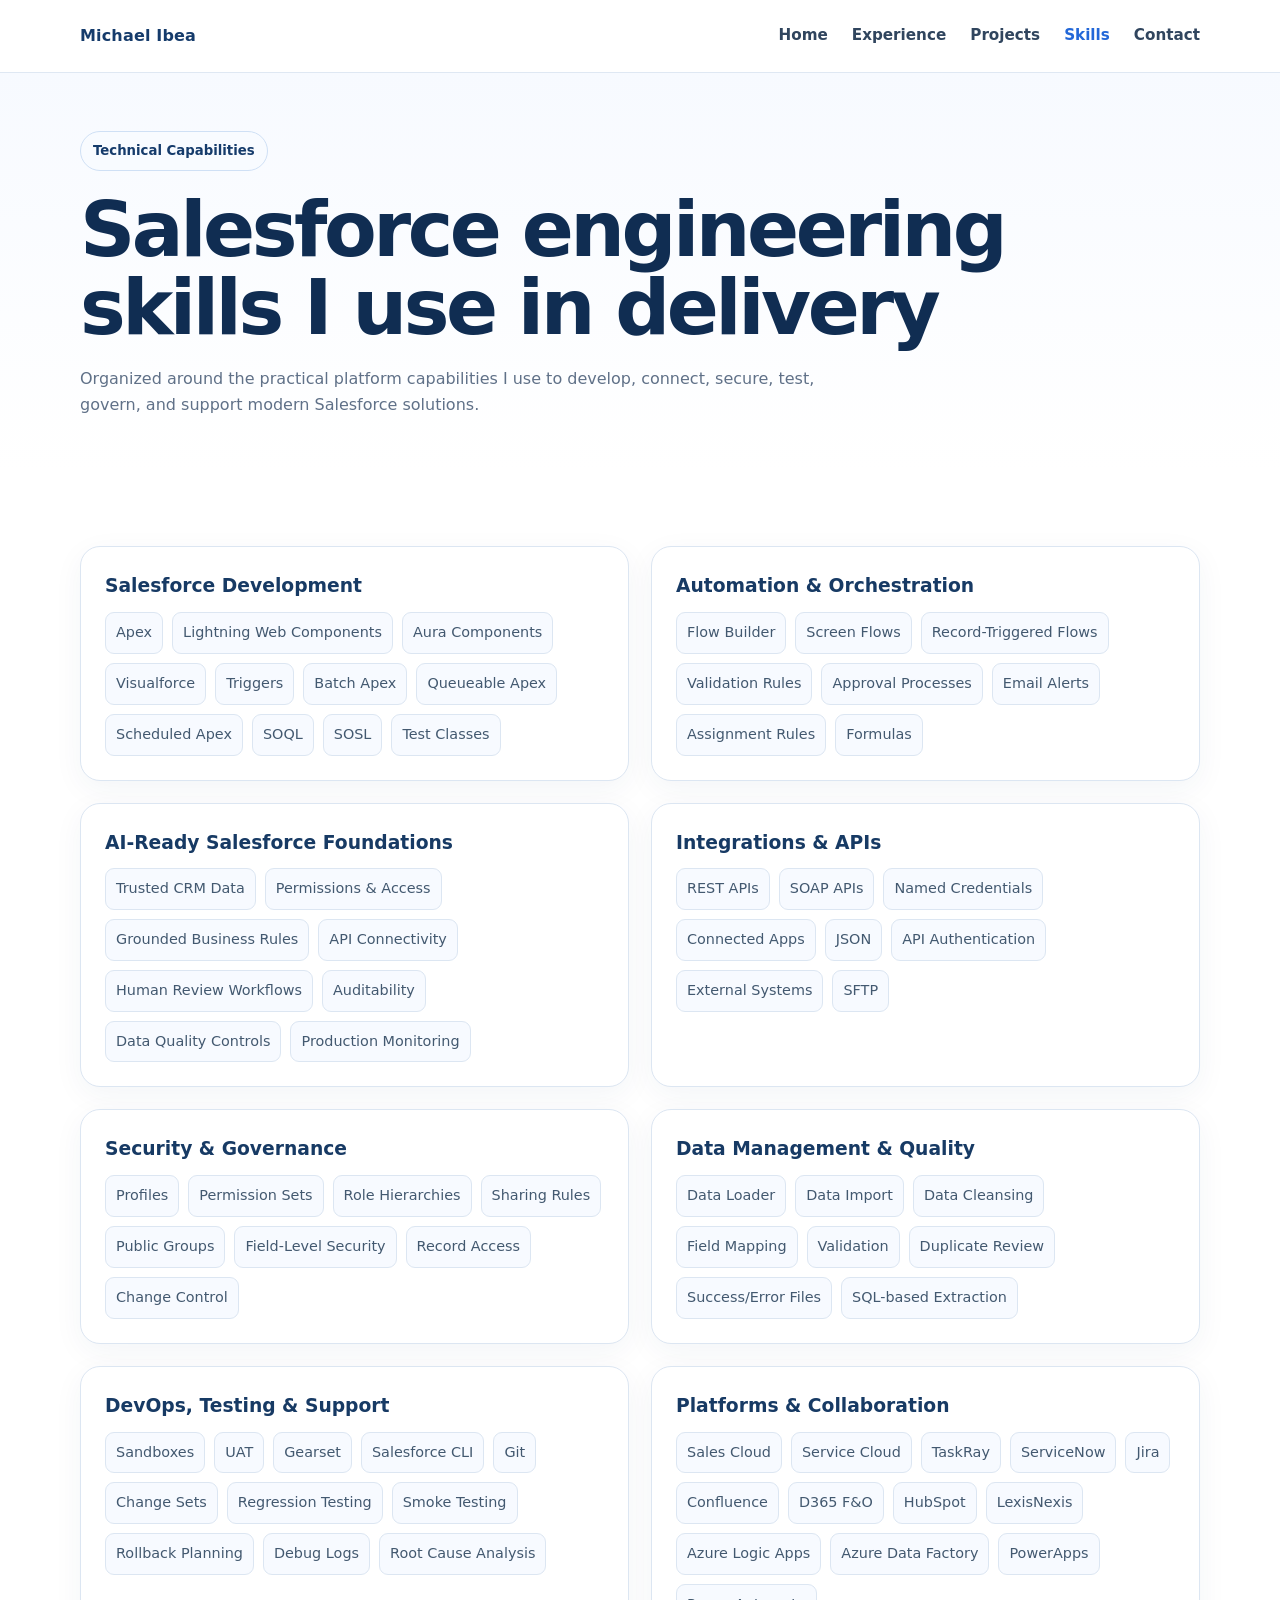
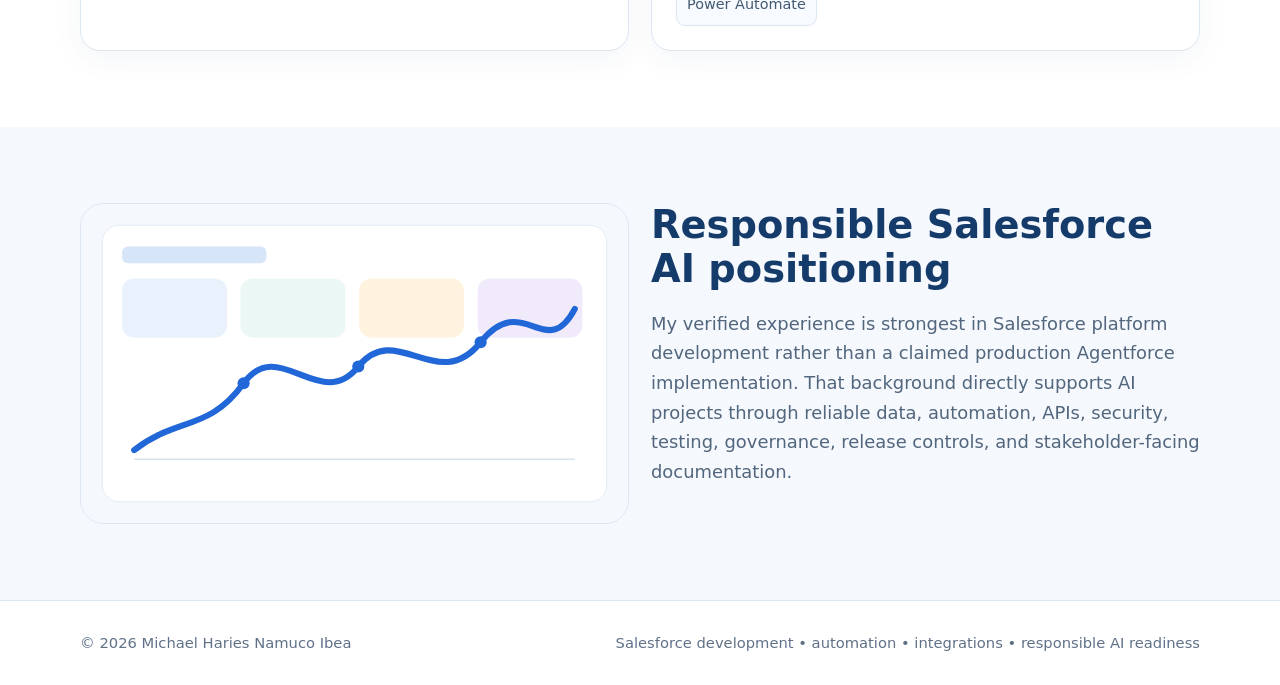
<file: skills.html>
<!doctype html>
<html lang="en">
<head>
  <meta charset="utf-8">
  <meta name="viewport" content="width=device-width,initial-scale=1">
  <meta name="description" content="Portfolio of Michael Haries Namuco Ibea, Senior Salesforce Developer and Application Systems Analyst.">
  <title>Skills | Michael Ibea</title>
  <link rel="icon" href="assets/favicon.svg" type="image/svg+xml">
  <link rel="stylesheet" href="assets/style.css">
</head>
<body>

<header class="site-header">
  <div class="container nav">
    <a class="brand" href="index.html">Michael Ibea</a>
    <nav class="nav-links" aria-label="Primary navigation">
      <a class="" href="index.html">Home</a>
      <a class="" href="experience.html">Experience</a>
      <a class="" href="projects.html">Projects</a>
      <a class="active" href="skills.html">Skills</a>
      <a class="" href="contact.html">Contact</a>
    </nav>
  </div>
</header>

<main>
<section class="page-hero"><div class="container"><span class="eyebrow">Technical Capabilities</span><h1>Salesforce engineering skills I use in delivery</h1><p>Organized around the practical platform capabilities I use to develop, connect, secure, test, govern, and support modern Salesforce solutions.</p></div></section>
<section class="section"><div class="container grid-2">
<article class="card skill-group"><h3>Salesforce Development</h3><div class="skill-list"><span>Apex</span><span>Lightning Web Components</span><span>Aura Components</span><span>Visualforce</span><span>Triggers</span><span>Batch Apex</span><span>Queueable Apex</span><span>Scheduled Apex</span><span>SOQL</span><span>SOSL</span><span>Test Classes</span></div></article>
<article class="card skill-group"><h3>Automation & Orchestration</h3><div class="skill-list"><span>Flow Builder</span><span>Screen Flows</span><span>Record-Triggered Flows</span><span>Validation Rules</span><span>Approval Processes</span><span>Email Alerts</span><span>Assignment Rules</span><span>Formulas</span></div></article>
<article class="card skill-group"><h3>AI-Ready Salesforce Foundations</h3><div class="skill-list"><span>Trusted CRM Data</span><span>Permissions & Access</span><span>Grounded Business Rules</span><span>API Connectivity</span><span>Human Review Workflows</span><span>Auditability</span><span>Data Quality Controls</span><span>Production Monitoring</span></div></article>
<article class="card skill-group"><h3>Integrations & APIs</h3><div class="skill-list"><span>REST APIs</span><span>SOAP APIs</span><span>Named Credentials</span><span>Connected Apps</span><span>JSON</span><span>API Authentication</span><span>External Systems</span><span>SFTP</span></div></article>
<article class="card skill-group"><h3>Security & Governance</h3><div class="skill-list"><span>Profiles</span><span>Permission Sets</span><span>Role Hierarchies</span><span>Sharing Rules</span><span>Public Groups</span><span>Field-Level Security</span><span>Record Access</span><span>Change Control</span></div></article>
<article class="card skill-group"><h3>Data Management & Quality</h3><div class="skill-list"><span>Data Loader</span><span>Data Import</span><span>Data Cleansing</span><span>Field Mapping</span><span>Validation</span><span>Duplicate Review</span><span>Success/Error Files</span><span>SQL-based Extraction</span></div></article>
<article class="card skill-group"><h3>DevOps, Testing & Support</h3><div class="skill-list"><span>Sandboxes</span><span>UAT</span><span>Gearset</span><span>Salesforce CLI</span><span>Git</span><span>Change Sets</span><span>Regression Testing</span><span>Smoke Testing</span><span>Rollback Planning</span><span>Debug Logs</span><span>Root Cause Analysis</span></div></article>
<article class="card skill-group"><h3>Platforms & Collaboration</h3><div class="skill-list"><span>Sales Cloud</span><span>Service Cloud</span><span>TaskRay</span><span>ServiceNow</span><span>Jira</span><span>Confluence</span><span>D365 F&O</span><span>HubSpot</span><span>LexisNexis</span><span>Azure Logic Apps</span><span>Azure Data Factory</span><span>PowerApps</span><span>Power Automate</span></div></article>
</div></section>
<section class="section section-soft"><div class="container grid-2"><div class="visual"><img src="assets/dashboard.svg" alt="Analytics dashboard illustration"></div><div><h2>Responsible Salesforce AI positioning</h2><p class="lead">My verified experience is strongest in Salesforce platform development rather than a claimed production Agentforce implementation. That background directly supports AI projects through reliable data, automation, APIs, security, testing, governance, release controls, and stakeholder-facing documentation.</p></div></div></section>
</main>


<footer class="footer">
  <div class="container footer-inner">
    <span>© 2026 Michael Haries Namuco Ibea</span>
    <span>Salesforce development • automation • integrations • responsible AI readiness</span>
  </div>
</footer>
</body>
</html>
</file>
<file: assets/style.css>
:root{
  --navy:#153b6b;--blue:#2267d8;--ink:#182433;--muted:#607188;--line:#dce6f2;
  --soft:#f5f8fc;--white:#fff;--green:#17876f;--gold:#a86a00;--shadow:0 18px 50px rgba(21,59,107,.10)
}
*{box-sizing:border-box}html{scroll-behavior:smooth}body{margin:0;font-family:Inter,ui-sans-serif,system-ui,-apple-system,BlinkMacSystemFont,"Segoe UI",sans-serif;color:var(--ink);background:#fff;line-height:1.65}
a{color:var(--blue);text-decoration:none}a:hover{text-decoration:underline}
img{max-width:100%}.container{width:min(1120px,calc(100% - 40px));margin:auto}
.site-header{position:sticky;top:0;z-index:20;background:rgba(255,255,255,.94);backdrop-filter:blur(14px);border-bottom:1px solid rgba(220,230,242,.9)}
.nav{display:flex;align-items:center;justify-content:space-between;min-height:72px;gap:20px}.brand{font-weight:800;color:var(--navy);letter-spacing:.01em}
.nav-links{display:flex;gap:24px;flex-wrap:wrap}.nav-links a{color:#30455e;font-weight:650;font-size:.95rem}.nav-links a.active{color:var(--blue)}
.hero{padding:72px 0 54px;background:radial-gradient(circle at 85% 12%,#edf4ff 0,transparent 34%),linear-gradient(180deg,#fff,#f7faff)}
.hero-grid{display:grid;grid-template-columns:1.35fr .65fr;gap:62px;align-items:center}.eyebrow{display:inline-flex;gap:8px;align-items:center;padding:8px 12px;border:1px solid #cfe0f5;background:#f8fbff;border-radius:999px;color:var(--navy);font-weight:750;font-size:.83rem}
h1{font-size:clamp(2.5rem,6vw,5.1rem);line-height:1.02;letter-spacing:-.045em;margin:20px 0 18px;color:#102d52}h2{font-size:clamp(1.7rem,3vw,2.5rem);line-height:1.15;color:#153b6b;margin:0 0 18px}h3{color:#173a64;margin-top:0}
.lead{font-size:1.12rem;color:#52667e;max-width:760px}.hero-meta{display:flex;flex-wrap:wrap;gap:10px;margin:28px 0}.chip{display:inline-flex;padding:8px 11px;border-radius:10px;background:#fff;border:1px solid var(--line);color:#40556d;font-size:.9rem}
.actions{display:flex;gap:12px;flex-wrap:wrap;margin-top:30px}.btn{display:inline-flex;align-items:center;justify-content:center;padding:12px 18px;border-radius:12px;font-weight:750;border:1px solid var(--navy)}.btn-primary{background:var(--navy);color:white}.btn-secondary{background:#fff;color:var(--navy)}
.photo-wrap{display:flex;flex-direction:column;gap:16px}.profile-photo{display:block;width:100%;aspect-ratio:1/1;object-fit:cover;border-radius:28px;box-shadow:var(--shadow);border:8px solid #fff}.status-card{background:#fff;border:1px solid var(--line);border-radius:16px;padding:14px 16px;box-shadow:var(--shadow)}.status-card b{display:block;color:var(--green)}
.section{padding:76px 0}.section-soft{background:var(--soft)}.section-head{display:flex;justify-content:space-between;align-items:end;gap:24px;margin-bottom:28px}.section-head p{max-width:640px;color:var(--muted);margin:0}
.grid-2{display:grid;grid-template-columns:repeat(2,1fr);gap:22px}.grid-3{display:grid;grid-template-columns:repeat(3,1fr);gap:22px}.grid-4{display:grid;grid-template-columns:repeat(4,1fr);gap:18px}
.card{background:#fff;border:1px solid var(--line);border-radius:20px;padding:24px;box-shadow:0 8px 30px rgba(21,59,107,.05)}.card p:last-child{margin-bottom:0}.kpi strong{display:block;font-size:2.1rem;color:var(--navy);line-height:1}.kpi span{display:block;color:var(--muted);margin-top:10px}
.visual{border-radius:24px;overflow:hidden;border:1px solid var(--line);background:#fff}.visual img{width:100%;display:block}
.page-hero{padding:58px 0 36px;background:linear-gradient(180deg,#f7faff,#fff)}.page-hero p{max-width:780px;color:var(--muted)}
.timeline{position:relative}.timeline:before{content:"";position:absolute;left:15px;top:12px;bottom:12px;width:2px;background:#d7e3f0}.role{position:relative;padding-left:54px;margin-bottom:30px}.role:before{content:"";position:absolute;left:7px;top:11px;width:18px;height:18px;border-radius:50%;background:var(--blue);border:4px solid #edf4ff}.role-head{display:flex;justify-content:space-between;gap:20px;align-items:start}.role-meta{color:var(--muted);font-size:.93rem}.tag-row{display:flex;flex-wrap:wrap;gap:8px;margin-top:14px}.tag{font-size:.8rem;font-weight:700;color:#315a88;background:#eef5fd;border:1px solid #d5e5f7;padding:6px 9px;border-radius:999px}
ul.clean{padding-left:20px;margin:16px 0 0}ul.clean li{margin:7px 0}
.role-context{margin:14px 0 0;color:#3f5570;font-weight:650}.role-story{margin:12px 0 0;color:#5b6f86}.focus-block{margin-top:16px;padding:16px 18px;background:#f7faff;border:1px solid #e3edf8;border-radius:14px}.focus-block h4{margin:0 0 4px;color:#173a64;font-size:1rem}.focus-block .clean{margin-top:10px}
.project-card{display:flex;flex-direction:column}.project-card .label{font-size:.78rem;text-transform:uppercase;letter-spacing:.1em;color:var(--blue);font-weight:800}.project-card h3{font-size:1.25rem;margin:8px 0 10px}.project-card dl{margin:0}.project-card dt{font-weight:800;color:#244d7d;margin-top:12px}.project-card dd{margin:3px 0 0;color:#5b6f86}
.skill-group h3{margin-bottom:10px}.skill-list{display:flex;flex-wrap:wrap;gap:9px}.skill-list span{padding:8px 10px;background:#f7faff;border:1px solid var(--line);border-radius:9px;color:#435970;font-size:.9rem}
.contact-grid{display:grid;grid-template-columns:.85fr 1.15fr;gap:28px}.contact-item{padding:18px 0;border-bottom:1px solid var(--line)}.contact-item small{display:block;text-transform:uppercase;letter-spacing:.08em;color:var(--muted);font-weight:800}.contact-item strong{font-size:1.05rem;color:var(--navy)}
.footer{padding:30px 0;border-top:1px solid var(--line);color:var(--muted);font-size:.92rem}.footer-inner{display:flex;justify-content:space-between;gap:20px;flex-wrap:wrap}
.callout{border-left:5px solid var(--blue);background:#f7faff;padding:20px 22px;border-radius:0 16px 16px 0}
@media(max-width:850px){.hero-grid,.contact-grid,.grid-3,.grid-4{grid-template-columns:1fr}.grid-2{grid-template-columns:1fr}.photo-wrap{max-width:540px}.role-head{display:block}.nav{align-items:flex-start;padding:16px 0}.nav-links{gap:13px 18px}}
@media(max-width:560px){.container{width:min(100% - 28px,1120px)}.hero{padding-top:45px}.nav{display:block}.nav-links{margin-top:10px}.section{padding:54px 0}.card{padding:20px}h1{font-size:2.65rem}}
</file>
